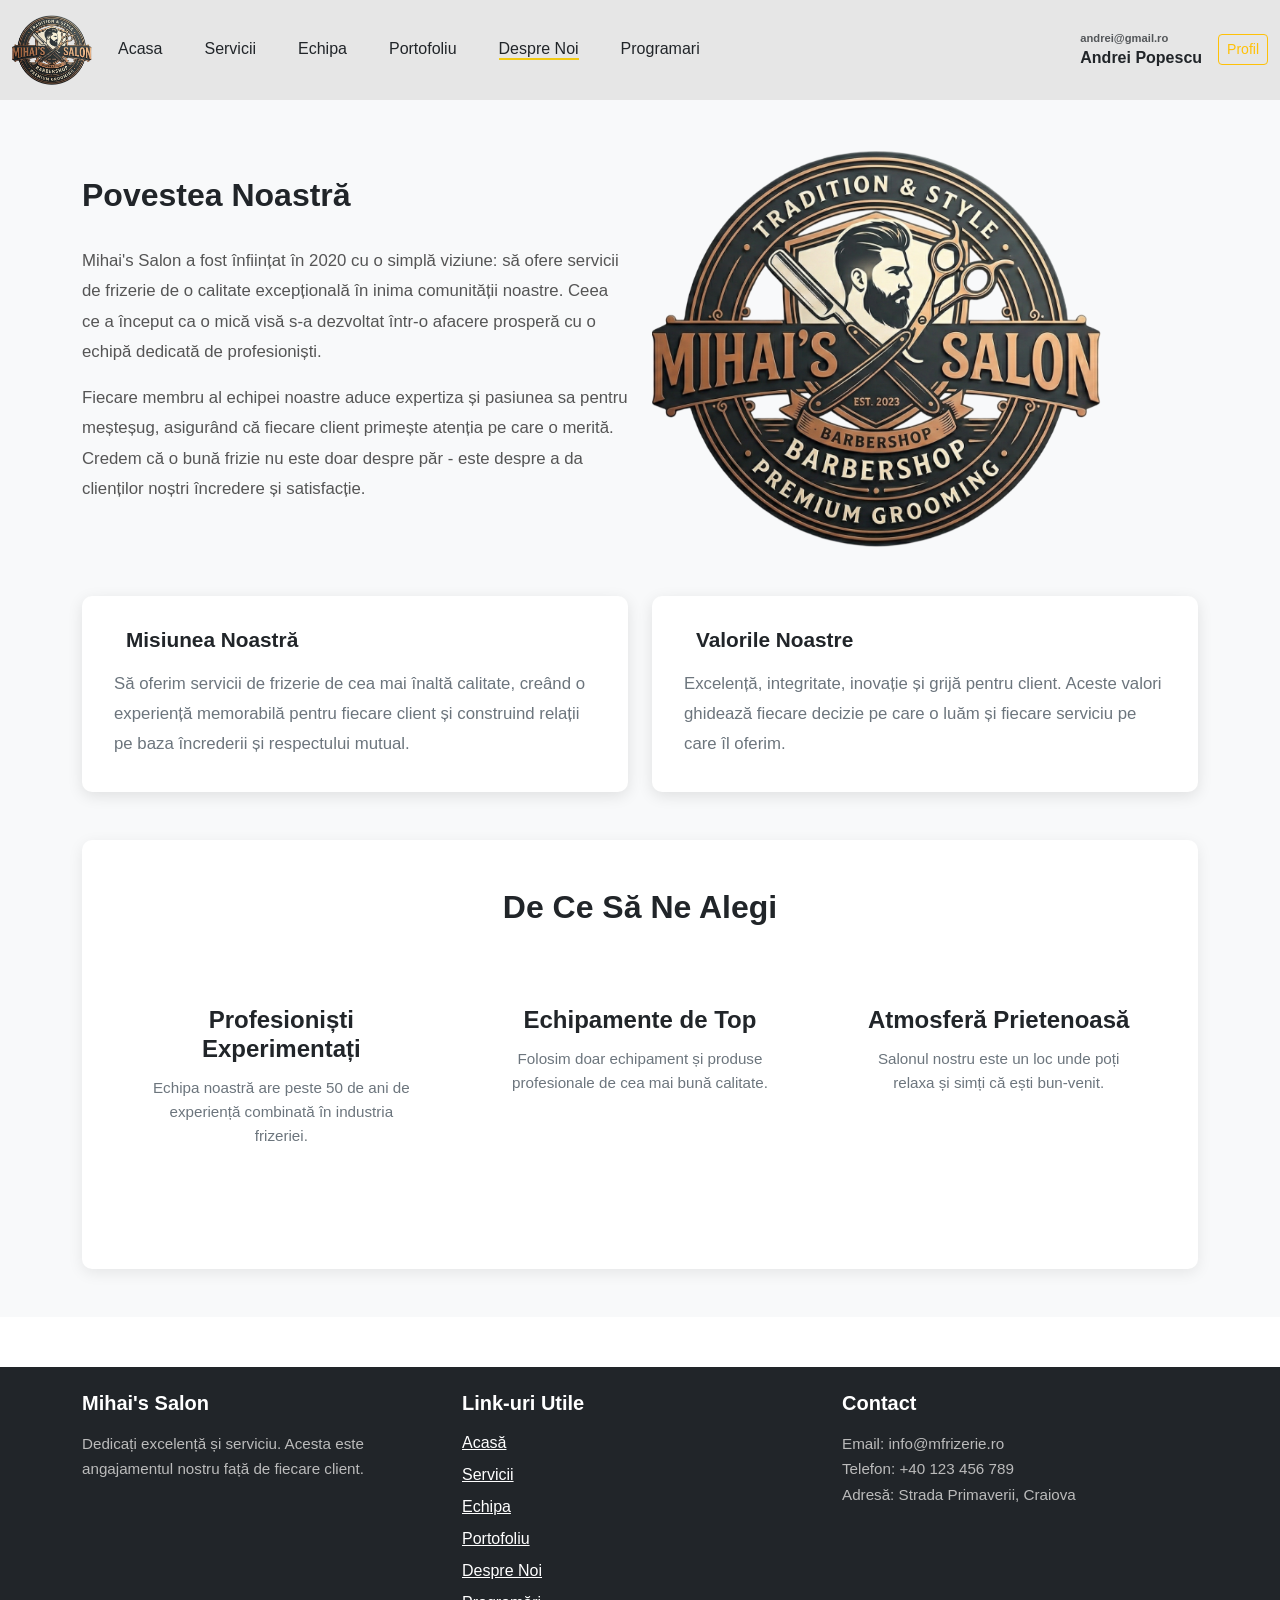
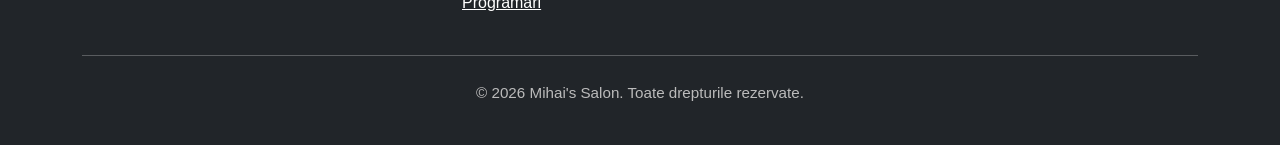
<file: despre-noi.html>
<!doctype html>
<html lang="en">
  <head>
    <meta charset="UTF-8" />
    <meta name="viewport" content="width=device-width, initial-scale=1.0" />
    <title>Despre Noi - Mihai's Salon</title>
    <link
      href="https://cdn.jsdelivr.net/npm/bootstrap@5.3.8/dist/css/bootstrap.min.css"
      rel="stylesheet"
      integrity="sha384-sRIl4kxILFvY47J16cr9ZwB07vP4J8+LH7qKQnuqkuIAvNWLzeN8tE5YBujZqJLB"
      crossorigin="anonymous"
    />
    <link rel="stylesheet" href="css/style.css" />
    <link rel="stylesheet" href="css/despre-noi.css" />
  </head>
  <body>
    <script
      src="https://cdn.jsdelivr.net/npm/bootstrap@5.3.8/dist/js/bootstrap.bundle.min.js"
      integrity="sha384-FKyoEForCGlyvwx9Hj09JcYn3nv7wiPVlz7YYwJrWVcXK/BmnVDxM+D2scQbITxI"
      crossorigin="anonymous"
    ></script>

    <div
      class="container-fluid d-flex align-items-center justify-content-between navigation"
    >
      <div class="d-flex align-items-center">
        <a class="" href="index.html"
          ><img class="logo" src="assets/images/logo.png" alt="logo"
        /></a>
        <ul class="nav">
          <a class="navbutton nav-link" href="index.html">Acasa</a>
          <a class="nav-link navbutton" href="servicii.html">Servicii</a>
          <a class="nav-link navbutton" href="echipa.html">Echipa</a>
          <a class="nav-link navbutton" href="portofoliu.html">Portofoliu</a>
          <a class="nav-link navbutton active" href="despre-noi.html"
            >Despre Noi</a
          >
          <a class="nav-link navbutton" href="programari.html">Programari</a>
        </ul>
      </div>
      <div
        class="d-flex align-items-center justify-content-end"
        style="width: 250px"
      >
        <div class="text-dark me-3 fw-bold">
          <small class="text-muted d-block" style="font-size: 0.7rem"
            >andrei@gmail.ro</small
          >
          Andrei Popescu
        </div>
        <a href="profil.html" class="btn btn-outline-warning btn-sm">Profil</a>
      </div>
    </div>

    <section class="about-section py-5">
      <div class="container">
        <div class="row align-items-center mb-5">
          <div class="col-md-6">
            <h2>Povestea Noastră</h2>
            <p>
              Mihai's Salon a fost înființat în 2020 cu o simplă viziune: să
              ofere servicii de frizerie de o calitate excepțională în inima
              comunității noastre. Ceea ce a început ca o mică visă s-a
              dezvoltat într-o afacere prosperă cu o echipă dedicată de
              profesioniști.
            </p>
            <p>
              Fiecare membru al echipei noastre aduce expertiza și pasiunea sa
              pentru meșteșug, asigurând că fiecare client primește atenția pe
              care o merită. Credem că o bună frizie nu este doar despre păr -
              este despre a da clienților noștri încredere și satisfacție.
            </p>
          </div>
          <div class="col-md-6">
            <img
              src="assets/images/logo.png"
              alt="Mihai's Salon"
              class="img-fluid rounded about-image"
            />
          </div>
        </div>

        <div class="row mb-5">
          <div class="col-md-6">
            <div class="value-card">
              <h3><i class="fas fa-bullseye"></i> Misiunea Noastră</h3>
              <p>
                Să oferim servicii de frizerie de cea mai înaltă calitate,
                creând o experiență memorabilă pentru fiecare client și
                construind relații pe baza încrederii și respectului mutual.
              </p>
            </div>
          </div>
          <div class="col-md-6">
            <div class="value-card">
              <h3><i class="fas fa-heart"></i> Valorile Noastre</h3>
              <p>
                Excelență, integritate, inovație și grijă pentru client. Aceste
                valori ghidează fiecare decizie pe care o luăm și fiecare
                serviciu pe care îl oferim.
              </p>
            </div>
          </div>
        </div>

        <div class="why-choose-us">
          <h2 class="text-center mb-5">De Ce Să Ne Alegi</h2>
          <div class="row">
            <div class="col-md-4 text-center mb-4">
              <div class="choice-item">
                <i class="fas fa-star"></i>
                <h4>Profesioniști Experimentați</h4>
                <p>
                  Echipa noastră are peste 50 de ani de experiență combinată în
                  industria frizeriei.
                </p>
              </div>
            </div>
            <div class="col-md-4 text-center mb-4">
              <div class="choice-item">
                <i class="fas fa-tools"></i>
                <h4>Echipamente de Top</h4>
                <p>
                  Folosim doar echipament și produse profesionale de cea mai
                  bună calitate.
                </p>
              </div>
            </div>
            <div class="col-md-4 text-center mb-4">
              <div class="choice-item">
                <i class="fas fa-smile"></i>
                <h4>Atmosferă Prietenoasă</h4>
                <p>
                  Salonul nostru este un loc unde poți relaxa și simți că ești
                  bun-venit.
                </p>
              </div>
            </div>
          </div>
        </div>
      </div>
    </section>

    <footer class="bg-dark text-white py-4">
      <div class="container">
        <div class="row">
          <div class="col-md-4">
            <h5>Mihai's Salon</h5>
            <p>
              Dedicați excelență și serviciu. Acesta este angajamentul nostru
              față de fiecare client.
            </p>
          </div>
          <div class="col-md-4">
            <h5>Link-uri Utile</h5>
            <ul class="list-unstyled">
              <li><a href="index.html" class="text-white">Acasă</a></li>
              <li><a href="servicii.html" class="text-white">Servicii</a></li>
              <li><a href="echipa.html" class="text-white">Echipa</a></li>
              <li>
                <a href="portofoliu.html" class="text-white">Portofoliu</a>
              </li>
              <li>
                <a href="despre-noi.html" class="text-white">Despre Noi</a>
              </li>
              <li>
                <a href="programari.html" class="text-white">Programări</a>
              </li>
            </ul>
          </div>
          <div class="col-md-4">
            <h5>Contact</h5>
            <p>
              Email: info@mfrizerie.ro<br />Telefon: +40 123 456 789<br />Adresă:
              Strada Primaverii, Craiova
            </p>
          </div>
        </div>
        <hr class="my-4" />
        <div class="text-center">
          <p>&copy; 2026 Mihai's Salon. Toate drepturile rezervate.</p>
        </div>
      </div>
    </footer>
  </body>
</html>
</file>
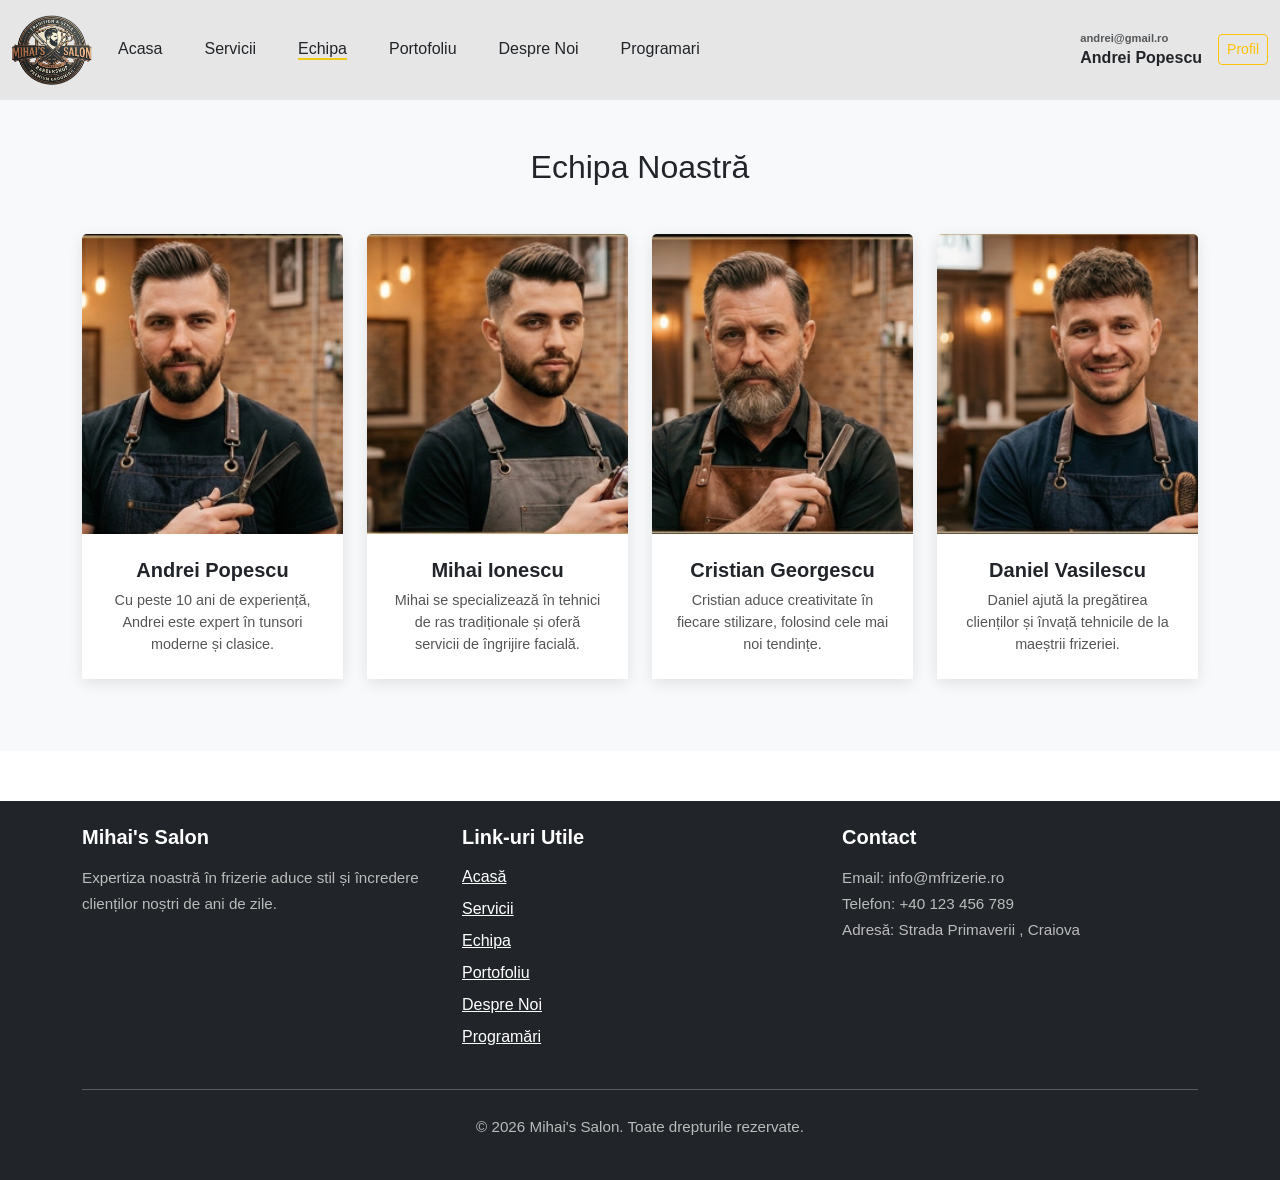
<file: echipa.html>
<!doctype html>
<html lang="en">
  <head>
    <meta charset="UTF-8" />
    <meta name="viewport" content="width=device-width, initial-scale=1.0" />
    <title>Document</title>
    <link
      href="https://cdn.jsdelivr.net/npm/bootstrap@5.3.8/dist/css/bootstrap.min.css"
      rel="stylesheet"
      integrity="sha384-sRIl4kxILFvY47J16cr9ZwB07vP4J8+LH7qKQnuqkuIAvNWLzeN8tE5YBujZqJLB"
      crossorigin="anonymous"
    />
    <link rel="stylesheet" href="css/style.css" />
    <link rel="stylesheet" href="css/echipa.css" />
  </head>
  <body>
    <script
      src="https://cdn.jsdelivr.net/npm/bootstrap@5.3.8/dist/js/bootstrap.bundle.min.js"
      integrity="sha384-FKyoEForCGlyvwx9Hj09JcYn3nv7wiPVlz7YYwJrWVcXK/BmnVDxM+D2scQbITxI"
      crossorigin="anonymous"
    ></script>

    <div
      class="container-fluid d-flex align-items-center justify-content-between navigation"
    >
      <div class="d-flex align-items-center">
        <a class="" href="index.html"
          ><img class="logo" src="assets/images/logo.png" alt="logo"
        /></a>
        <ul class="nav">
          <a class="navbutton nav-link" href="index.html">Acasa</a>
          <a class="nav-link navbutton" href="servicii.html">Servicii</a>
          <a class="nav-link navbutton active" href="echipa.html">Echipa</a>
          <a class="nav-link navbutton" href="portofoliu.html">Portofoliu</a>
          <a class="nav-link navbutton" href="despre-noi.html">Despre Noi</a>
          <a class="nav-link navbutton" href="programari.html">Programari</a>
        </ul>
      </div>
      <div
        class="d-flex align-items-center justify-content-end"
        style="width: 250px"
      >
        <div class="text-dark me-3 fw-bold">
          <small class="text-muted d-block" style="font-size: 0.7rem"
            >andrei@gmail.ro</small
          >
          Andrei Popescu
        </div>
        <a href="profil.html" class="btn btn-outline-warning btn-sm">Profil</a>
      </div>
    </div>

    <section class="team py-5 bg-light">
      <div class="container">
        <h2 class="text-center mb-5">Echipa Noastră</h2>
        <div class="row">
          <div class="col-md-3 text-center mb-4">
            <div class="card">
              <img
                src="assets/images/frizer1.png"
                class="card-img-top"
                alt="Frizer 1"
              />
              <div class="card-body">
                <h5 class="card-title">Andrei Popescu</h5>
                <p>
                  Cu peste 10 ani de experiență, Andrei este expert în tunsori
                  moderne și clasice.
                </p>
              </div>
            </div>
          </div>
          <div class="col-md-3 text-center mb-4">
            <div class="card">
              <img
                src="assets/images/frizer2.png"
                class="card-img-top"
                alt="Frizer 2"
              />
              <div class="card-body">
                <h5 class="card-title">Mihai Ionescu</h5>
                <p>
                  Mihai se specializează în tehnici de ras tradiționale și oferă
                  servicii de îngrijire facială.
                </p>
              </div>
            </div>
          </div>
          <div class="col-md-3 text-center mb-4">
            <div class="card">
              <img
                src="assets/images/frizer3.png"
                class="card-img-top"
                alt="Frizer 3"
              />
              <div class="card-body">
                <h5 class="card-title">Cristian Georgescu</h5>
                <p>
                  Cristian aduce creativitate în fiecare stilizare, folosind
                  cele mai noi tendințe.
                </p>
              </div>
            </div>
          </div>
          <div class="col-md-3 text-center mb-4">
            <div class="card">
              <img
                src="assets/images/frizer4.png"
                class="card-img-top"
                alt="Frizer 4"
              />
              <div class="card-body">
                <h5 class="card-title">Daniel Vasilescu</h5>
                <p>
                  Daniel ajută la pregătirea clienților și învață tehnicile de
                  la maeștrii frizeriei.
                </p>
              </div>
            </div>
          </div>
        </div>
      </div>
    </section>

    <footer class="bg-dark text-white py-4">
      <div class="container">
        <div class="row">
          <div class="col-md-4">
            <h5>Mihai's Salon</h5>
            <p>
              Expertiza noastră în frizerie aduce stil și încredere clienților
              noștri de ani de zile.
            </p>
          </div>
          <div class="col-md-4">
            <h5>Link-uri Utile</h5>
            <ul class="list-unstyled">
              <li><a href="index.html" class="text-white">Acasă</a></li>
              <li><a href="servicii.html" class="text-white">Servicii</a></li>
              <li><a href="echipa.html" class="text-white">Echipa</a></li>
              <li>
                <a href="portofoliu.html" class="text-white">Portofoliu</a>
              </li>
              <li>
                <a href="despre-noi.html" class="text-white">Despre Noi</a>
              </li>
              <li>
                <a href="programari.html" class="text-white">Programări</a>
              </li>
            </ul>
          </div>
          <div class="col-md-4">
            <h5>Contact</h5>
            <p>
              Email: info@mfrizerie.ro<br />Telefon: +40 123 456 789<br />Adresă:
              Strada Primaverii , Craiova
            </p>
          </div>
        </div>
        <hr class="my-4" />
        <div class="text-center">
          <p>&copy; 2026 Mihai's Salon. Toate drepturile rezervate.</p>
        </div>
      </div>
    </footer>
  </body>
</html>
</file>
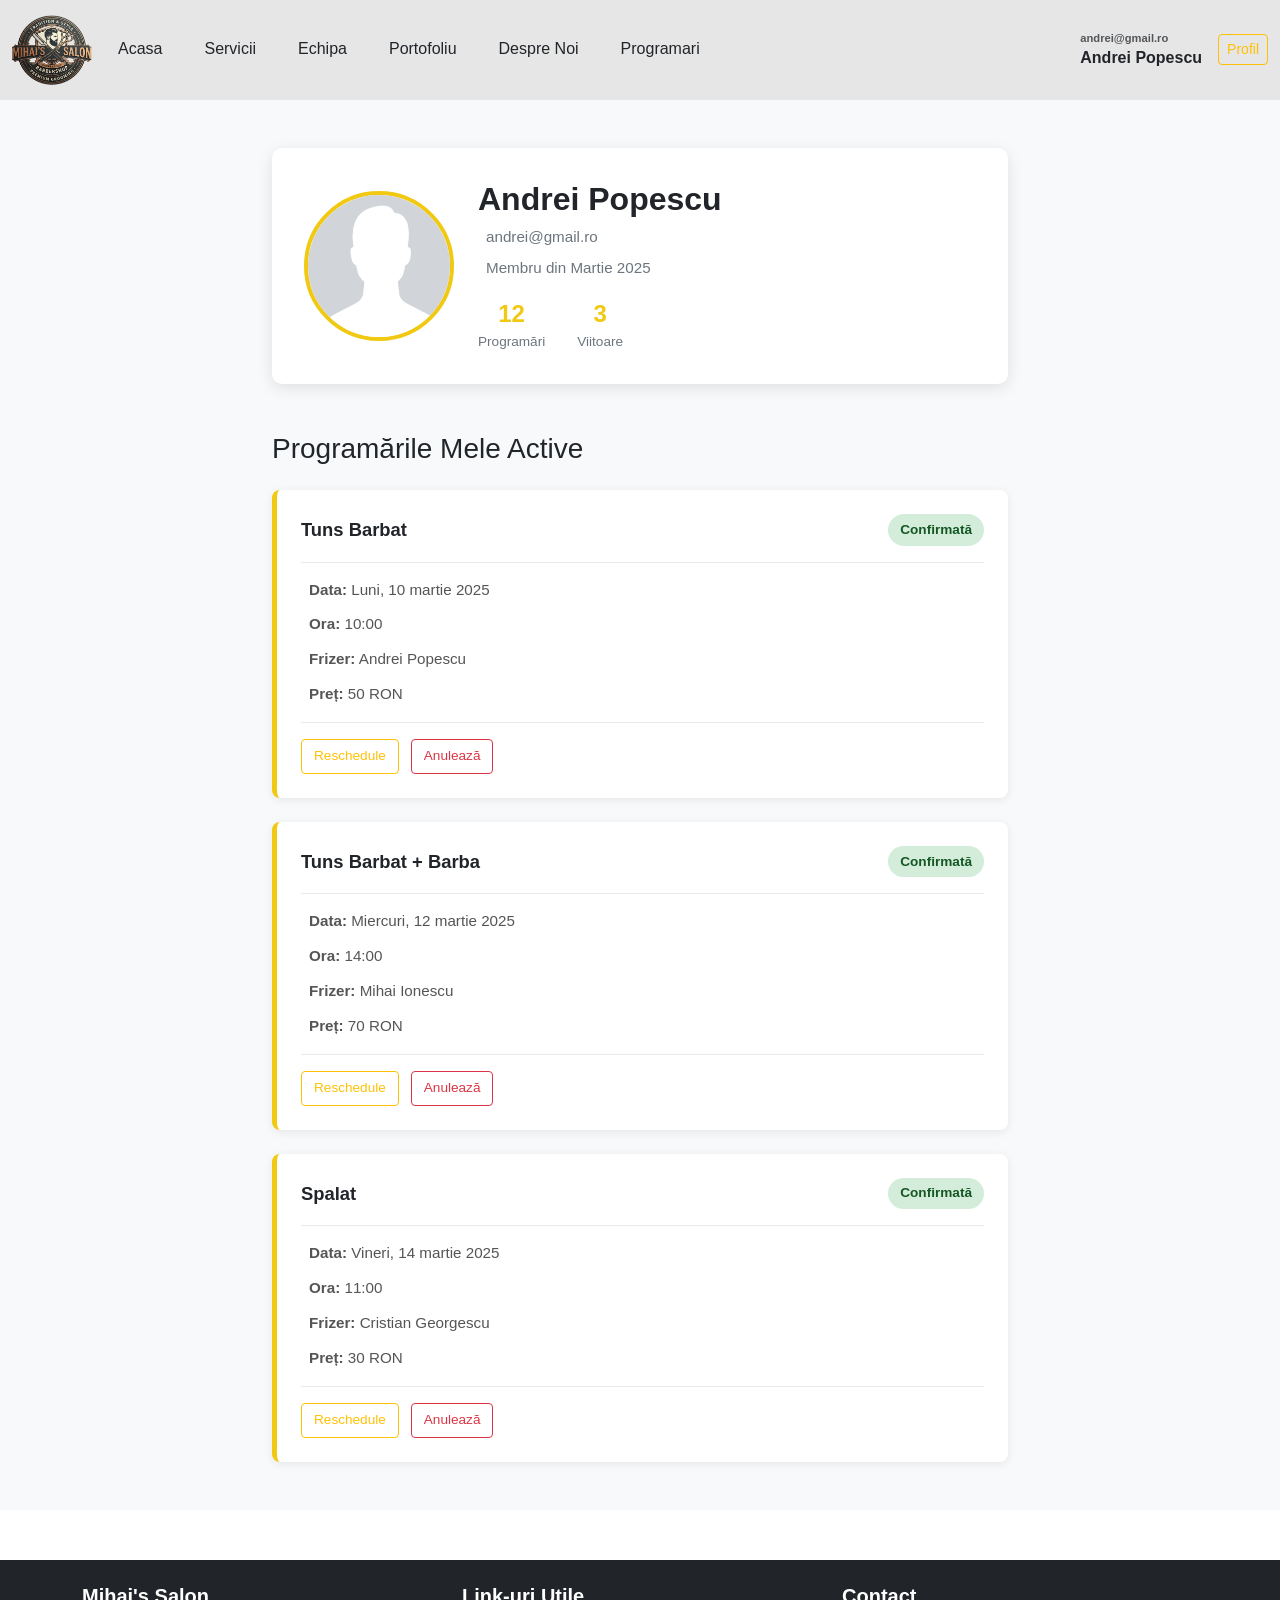
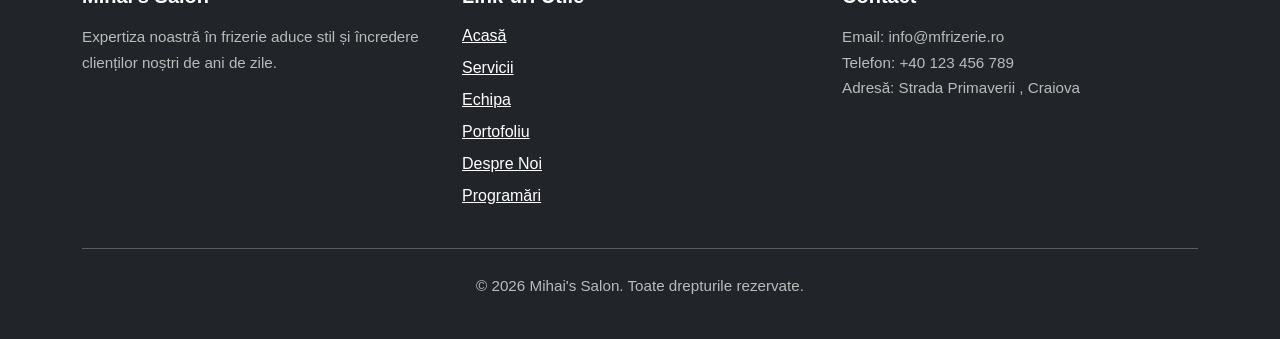
<file: profil.html>
<!doctype html>
<html lang="en">
  <head>
    <meta charset="UTF-8" />
    <meta name="viewport" content="width=device-width, initial-scale=1.0" />
    <title>Document</title>
    <link
      href="https://cdn.jsdelivr.net/npm/bootstrap@5.3.8/dist/css/bootstrap.min.css"
      rel="stylesheet"
      integrity="sha384-sRIl4kxILFvY47J16cr9ZwB07vP4J8+LH7qKQnuqkuIAvNWLzeN8tE5YBujZqJLB"
      crossorigin="anonymous"
    />
    <link rel="stylesheet" href="css/style.css" />
    <link rel="stylesheet" href="css/profil.css" />
  </head>
  <body>
    <script
      src="https://cdn.jsdelivr.net/npm/bootstrap@5.3.8/dist/js/bootstrap.bundle.min.js"
      integrity="sha384-FKyoEForCGlyvwx9Hj09JcYn3nv7wiPVlz7YYwJrWVcXK/BmnVDxM+D2scQbITxI"
      crossorigin="anonymous"
    ></script>

    <div
      class="container-fluid d-flex align-items-center justify-content-between navigation"
    >
      <div class="d-flex align-items-center">
        <a class="" href="index.html"
          ><img class="logo" src="assets/images/logo.png" alt="logo"
        /></a>
        <ul class="nav">
          <a class="navbutton nav-link" href="index.html">Acasa</a>
          <a class="nav-link navbutton" href="servicii.html">Servicii</a>
          <a class="nav-link navbutton" href="echipa.html">Echipa</a>
          <a class="nav-link navbutton" href="portofoliu.html">Portofoliu</a>
          <a class="nav-link navbutton" href="despre-noi.html">Despre Noi</a>
          <a class="nav-link navbutton" href="programari.html">Programari</a>
        </ul>
      </div>
      <div
        class="d-flex align-items-center justify-content-end"
        style="width: 250px"
      >
        <div class="text-dark me-3 fw-bold">
          <small class="text-muted d-block" style="font-size: 0.7rem"
            >andrei@gmail.ro</small
          >
          Andrei Popescu
        </div>
        <a href="profil.html" class="btn btn-outline-warning btn-sm">Profil</a>
      </div>
    </div>

    <section class="profile-section py-5">
      <div class="container">
        <div class="row mb-5">
          <div class="col-md-8 offset-md-2">
            <div class="user-info-card">
              <div class="row align-items-center">
                <div class="col-md-3 text-center">
                  <img
                    src="assets/images/poza-profil.png"
                    alt="User Avatar"
                    class="user-avatar"
                  />
                </div>
                <div class="col-md-9">
                  <h2>Andrei Popescu</h2>
                  <p class="user-email">
                    <i class="fas fa-envelope"></i> andrei@gmail.ro
                  </p>
                  <p class="user-member">
                    <i class="fas fa-calendar"></i> Membru din Martie 2025
                  </p>
                  <div class="user-stats">
                    <div class="stat">
                      <span class="stat-number">12</span>
                      <span class="stat-label">Programări</span>
                    </div>
                    <div class="stat">
                      <span class="stat-number">3</span>
                      <span class="stat-label">Viitoare</span>
                    </div>
                  </div>
                </div>
              </div>
            </div>
          </div>
        </div>

        <div class="row">
          <div class="col-md-8 offset-md-2">
            <h3 class="mb-4">Programările Mele Active</h3>

            <div class="bookings-container">
              <div class="booking-card">
                <div class="booking-header">
                  <span class="booking-service">Tuns Barbat</span>
                  <span class="booking-status">Confirmată</span>
                </div>
                <div class="booking-details">
                  <p>
                    <i class="fas fa-calendar-alt"></i>
                    <strong>Data:</strong> Luni, 10 martie 2025
                  </p>
                  <p>
                    <i class="fas fa-clock"></i> <strong>Ora:</strong> 10:00
                  </p>
                  <p>
                    <i class="fas fa-user"></i> <strong>Frizer:</strong> Andrei
                    Popescu
                  </p>
                  <p>
                    <i class="fas fa-tag"></i> <strong>Preț:</strong> 50 RON
                  </p>
                </div>
                <div class="booking-actions">
                  <button class="btn btn-sm btn-outline-warning">
                    Reschedule
                  </button>
                  <button class="btn btn-sm btn-outline-danger">
                    Anulează
                  </button>
                </div>
              </div>

              <div class="booking-card">
                <div class="booking-header">
                  <span class="booking-service">Tuns Barbat + Barba</span>
                  <span class="booking-status">Confirmată</span>
                </div>
                <div class="booking-details">
                  <p>
                    <i class="fas fa-calendar-alt"></i>
                    <strong>Data:</strong> Miercuri, 12 martie 2025
                  </p>
                  <p>
                    <i class="fas fa-clock"></i> <strong>Ora:</strong> 14:00
                  </p>
                  <p>
                    <i class="fas fa-user"></i> <strong>Frizer:</strong> Mihai
                    Ionescu
                  </p>
                  <p>
                    <i class="fas fa-tag"></i> <strong>Preț:</strong> 70 RON
                  </p>
                </div>
                <div class="booking-actions">
                  <button class="btn btn-sm btn-outline-warning">
                    Reschedule
                  </button>
                  <button class="btn btn-sm btn-outline-danger">
                    Anulează
                  </button>
                </div>
              </div>

              <div class="booking-card">
                <div class="booking-header">
                  <span class="booking-service">Spalat</span>
                  <span class="booking-status">Confirmată</span>
                </div>
                <div class="booking-details">
                  <p>
                    <i class="fas fa-calendar-alt"></i>
                    <strong>Data:</strong> Vineri, 14 martie 2025
                  </p>
                  <p>
                    <i class="fas fa-clock"></i> <strong>Ora:</strong> 11:00
                  </p>
                  <p>
                    <i class="fas fa-user"></i>
                    <strong>Frizer:</strong> Cristian Georgescu
                  </p>
                  <p>
                    <i class="fas fa-tag"></i> <strong>Preț:</strong> 30 RON
                  </p>
                </div>
                <div class="booking-actions">
                  <button class="btn btn-sm btn-outline-warning">
                    Reschedule
                  </button>
                  <button class="btn btn-sm btn-outline-danger">
                    Anulează
                  </button>
                </div>
              </div>
            </div>

            <div class="no-bookings" style="display: none">
              <p class="text-center text-muted">
                Nu ai programări active.
                <a href="programari.html">Rezervă una acum!</a>
              </p>
            </div>
          </div>
        </div>
      </div>
    </section>

    <footer class="bg-dark text-white py-4">
      <div class="container">
        <div class="row">
          <div class="col-md-4">
            <h5>Mihai's Salon</h5>
            <p>
              Expertiza noastră în frizerie aduce stil și încredere clienților
              noștri de ani de zile.
            </p>
          </div>
          <div class="col-md-4">
            <h5>Link-uri Utile</h5>
            <ul class="list-unstyled">
              <li><a href="index.html" class="text-white">Acasă</a></li>
              <li><a href="servicii.html" class="text-white">Servicii</a></li>
              <li><a href="echipa.html" class="text-white">Echipa</a></li>
              <li>
                <a href="portofoliu.html" class="text-white">Portofoliu</a>
              </li>
              <li>
                <a href="despre-noi.html" class="text-white">Despre Noi</a>
              </li>
              <li>
                <a href="programari.html" class="text-white">Programări</a>
              </li>
            </ul>
          </div>
          <div class="col-md-4">
            <h5>Contact</h5>
            <p>
              Email: info@mfrizerie.ro<br />Telefon: +40 123 456 789<br />Adresă:
              Strada Primaverii , Craiova
            </p>
          </div>
        </div>
        <hr class="my-4" />
        <div class="text-center">
          <p>&copy; 2026 Mihai's Salon. Toate drepturile rezervate.</p>
        </div>
      </div>
    </footer>
  </body>
</html>
</file>
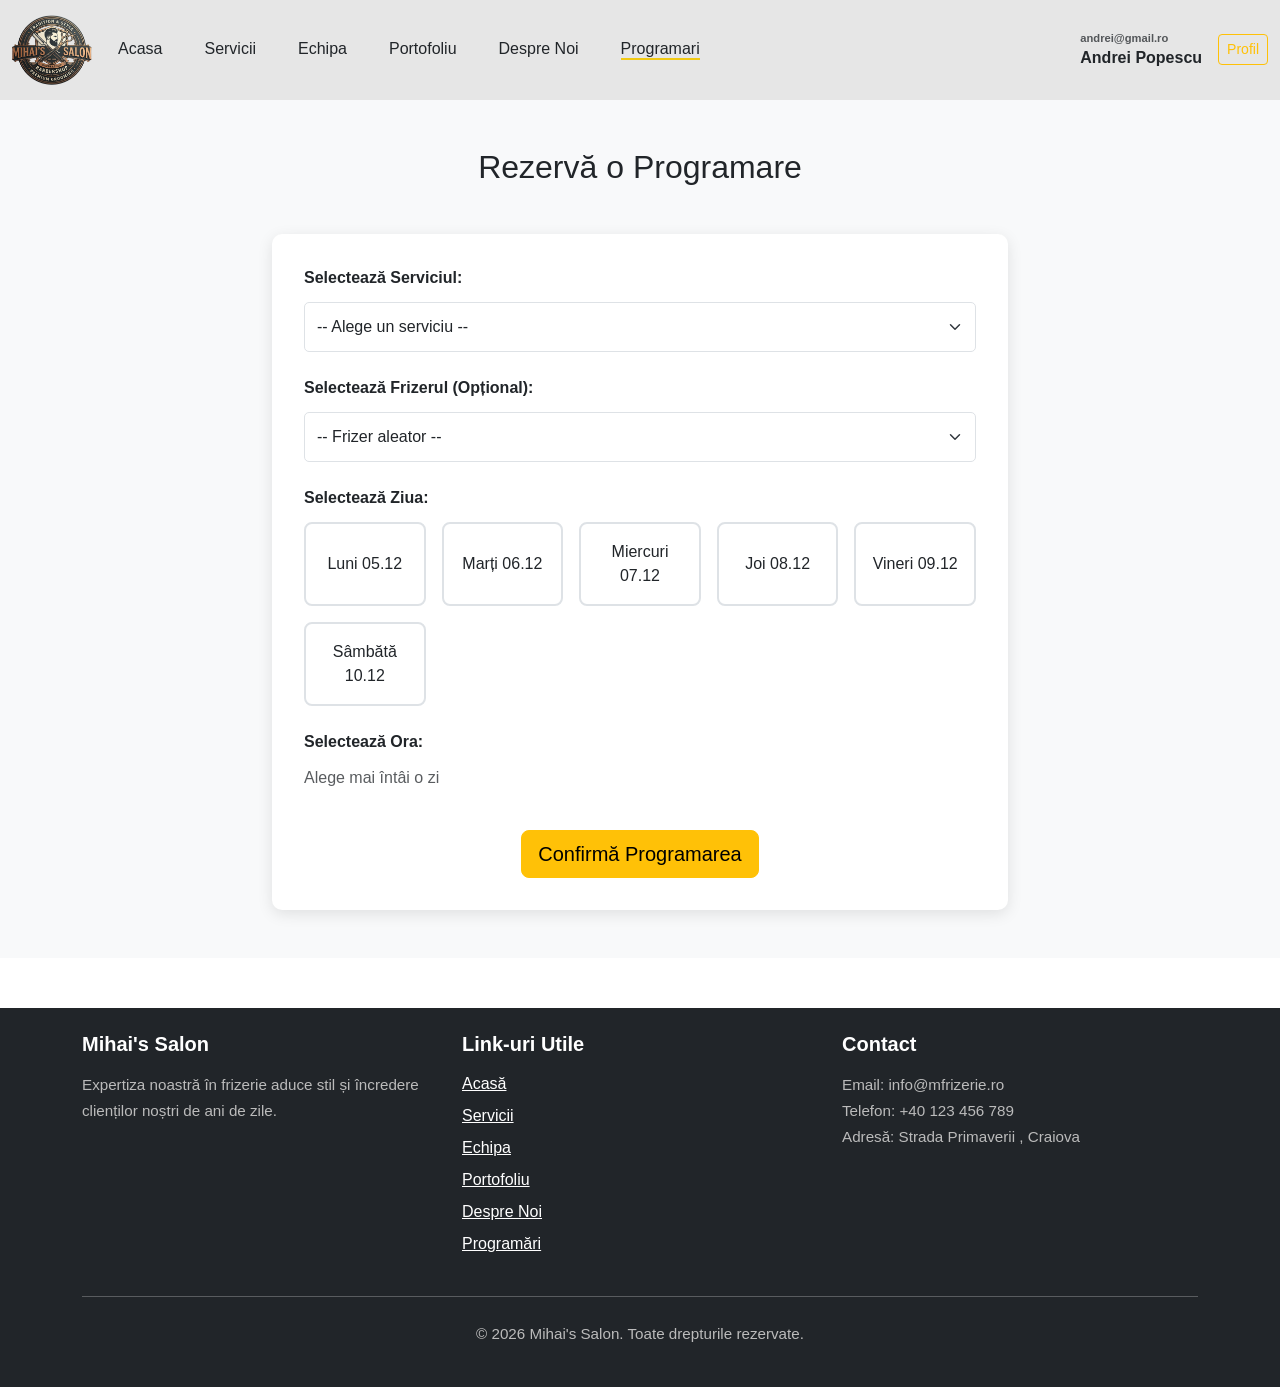
<file: programari.html>
<!doctype html>
<html lang="en">
  <head>
    <meta charset="UTF-8" />
    <meta name="viewport" content="width=device-width, initial-scale=1.0" />
    <title>Document</title>
    <link
      href="https://cdn.jsdelivr.net/npm/bootstrap@5.3.8/dist/css/bootstrap.min.css"
      rel="stylesheet"
      integrity="sha384-sRIl4kxILFvY47J16cr9ZwB07vP4J8+LH7qKQnuqkuIAvNWLzeN8tE5YBujZqJLB"
      crossorigin="anonymous"
    />
    <link rel="stylesheet" href="css/style.css" />
    <link rel="stylesheet" href="css/programari.css" />
  </head>
  <body>
    <script
      src="https://cdn.jsdelivr.net/npm/bootstrap@5.3.8/dist/js/bootstrap.bundle.min.js"
      integrity="sha384-FKyoEForCGlyvwx9Hj09JcYn3nv7wiPVlz7YYwJrWVcXK/BmnVDxM+D2scQbITxI"
      crossorigin="anonymous"
    ></script>

    <div
      class="container-fluid d-flex align-items-center justify-content-between navigation"
    >
      <div class="d-flex align-items-center">
        <a class="" href="index.html"
          ><img class="logo" src="assets/images/logo.png" alt="logo"
        /></a>
        <ul class="nav">
          <a class="navbutton nav-link" href="index.html">Acasa</a>
          <a class="nav-link navbutton" href="servicii.html">Servicii</a>
          <a class="nav-link navbutton" href="echipa.html">Echipa</a>
          <a class="nav-link navbutton" href="portofoliu.html">Portofoliu</a>
          <a class="nav-link navbutton" href="despre-noi.html">Despre Noi</a>
          <a class="nav-link navbutton active" href="programari.html"
            >Programari</a
          >
        </ul>
      </div>
      <div
        class="d-flex align-items-center justify-content-end"
        style="width: 250px"
      >
        <div class="text-dark me-3 fw-bold">
          <small class="text-muted d-block" style="font-size: 0.7rem"
            >andrei@gmail.ro</small
          >
          Andrei Popescu
        </div>
        <a href="profil.html" class="btn btn-outline-warning btn-sm">Profil</a>
      </div>
    </div>

    <section class="booking-section py-5">
      <div class="container">
        <h2 class="text-center mb-5">Rezervă o Programare</h2>
        <div class="row">
          <div class="col-md-8 offset-md-2">
            <form id="bookingForm" class="booking-form">
              <div class="form-group mb-4">
                <label for="service" class="form-label"
                  >Selectează Serviciul:</label
                >
                <select class="form-select" id="service" required>
                  <option value="">-- Alege un serviciu --</option>
                  <option value="tuns">Tuns Barbat (50 RON)</option>
                  <option value="tuns-barba">Tuns + Barba (70 RON)</option>
                  <option value="spalat">Spalat (30 RON)</option>
                  <option value="vopsit">Vopsit (60 RON)</option>
                  <option value="barba">Barba (40 RON)</option>
                  <option value="tratament">Tratament Păr (45 RON)</option>
                  <option value="pomada">Briyantina / Pomadă (15 RON)</option>
                  <option value="copil">Tuns Copil (35 RON)</option>
                  <option value="masaj">Masaj Cap și Piele (50 RON)</option>
                </select>
              </div>

              <div class="form-group mb-4">
                <label for="teamMember" class="form-label"
                  >Selectează Frizerul (Opțional):</label
                >
                <select class="form-select" id="teamMember">
                  <option value="">-- Frizer aleator --</option>
                  <option value="andrei">Andrei Popescu</option>
                  <option value="mihai">Mihai Ionescu</option>
                  <option value="cristian">Cristian Georgescu</option>
                  <option value="daniel">Daniel Vasilescu</option>
                </select>
              </div>

              <div class="form-group mb-4">
                <label class="form-label">Selectează Ziua:</label>
                <div class="days-container" id="daysContainer"></div>
              </div>

              <div class="form-group mb-4">
                <label class="form-label">Selectează Ora:</label>
                <div class="times-container" id="timesContainer">
                  <p class="text-muted">Alege mai întâi o zi</p>
                </div>
              </div>

              <div class="text-center">
                <button type="submit" class="btn btn-warning btn-lg">
                  Confirmă Programarea
                </button>
              </div>
            </form>
          </div>
        </div>
      </div>
    </section>

    <footer class="bg-dark text-white py-4">
      <div class="container">
        <div class="row">
          <div class="col-md-4">
            <h5>Mihai's Salon</h5>
            <p>
              Expertiza noastră în frizerie aduce stil și încredere clienților
              noștri de ani de zile.
            </p>
          </div>
          <div class="col-md-4">
            <h5>Link-uri Utile</h5>
            <ul class="list-unstyled">
              <li><a href="index.html" class="text-white">Acasă</a></li>
              <li><a href="servicii.html" class="text-white">Servicii</a></li>
              <li><a href="echipa.html" class="text-white">Echipa</a></li>
              <li>
                <a href="portofoliu.html" class="text-white">Portofoliu</a>
              </li>
              <li>
                <a href="despre-noi.html" class="text-white">Despre Noi</a>
              </li>
              <li>
                <a href="programari.html" class="text-white">Programări</a>
              </li>
            </ul>
          </div>
          <div class="col-md-4">
            <h5>Contact</h5>
            <p>
              Email: info@mfrizerie.ro<br />Telefon: +40 123 456 789<br />Adresă:
              Strada Primaverii , Craiova
            </p>
          </div>
        </div>
        <hr class="my-4" />
        <div class="text-center">
          <p>&copy; 2026 Mihai's Salon. Toate drepturile rezervate.</p>
        </div>
      </div>
    </footer>
  </body>

  <script src="scripts/programari.js"></script>
</html>
</file>
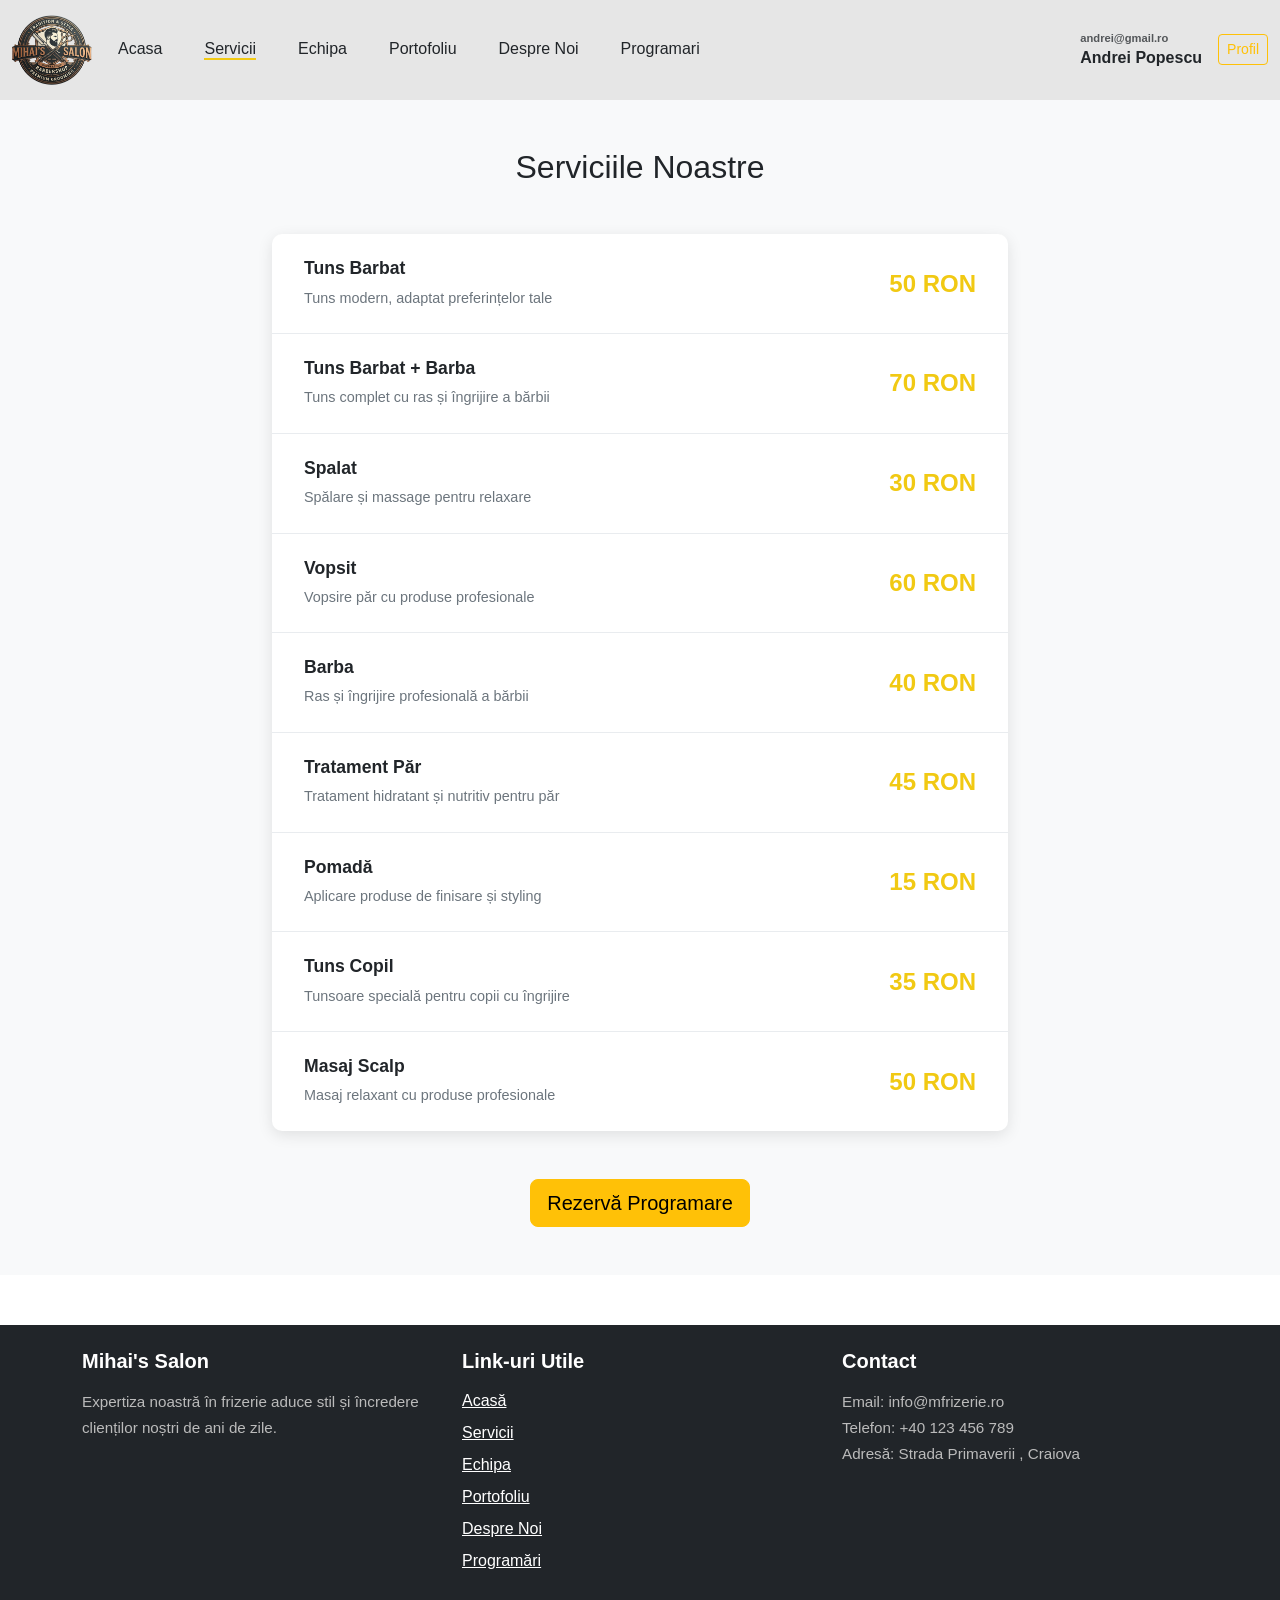
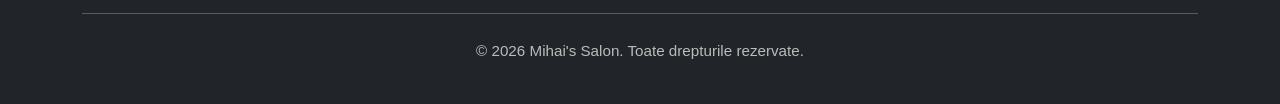
<file: servicii.html>
<!doctype html>
<html lang="en">
  <head>
    <meta charset="UTF-8" />
    <meta name="viewport" content="width=device-width, initial-scale=1.0" />
    <title>Document</title>
    <link
      href="https://cdn.jsdelivr.net/npm/bootstrap@5.3.8/dist/css/bootstrap.min.css"
      rel="stylesheet"
      integrity="sha384-sRIl4kxILFvY47J16cr9ZwB07vP4J8+LH7qKQnuqkuIAvNWLzeN8tE5YBujZqJLB"
      crossorigin="anonymous"
    />
    <link rel="stylesheet" href="css/style.css" />
    <link rel="stylesheet" href="css/servicii.css" />
  </head>
  <body>
    <script
      src="https://cdn.jsdelivr.net/npm/bootstrap@5.3.8/dist/js/bootstrap.bundle.min.js"
      integrity="sha384-FKyoEForCGlyvwx9Hj09JcYn3nv7wiPVlz7YYwJrWVcXK/BmnVDxM+D2scQbITxI"
      crossorigin="anonymous"
    ></script>

    <div
      class="container-fluid d-flex align-items-center justify-content-between navigation"
    >
      <div class="d-flex align-items-center">
        <a class="" href="index.html"
          ><img class="logo" src="assets/images/logo.png" alt="logo"
        /></a>
        <ul class="nav">
          <a class="navbutton nav-link" href="index.html">Acasa</a>
          <a class="nav-link navbutton active" href="servicii.html">Servicii</a>
          <a class="nav-link navbutton" href="echipa.html">Echipa</a>
          <a class="nav-link navbutton" href="portofoliu.html">Portofoliu</a>
          <a class="nav-link navbutton" href="despre-noi.html">Despre Noi</a>
          <a class="nav-link navbutton" href="programari.html">Programari</a>
        </ul>
      </div>
      <div
        class="d-flex align-items-center justify-content-end"
        style="width: 250px"
      >
        <div class="text-dark me-3 fw-bold">
          <small class="text-muted d-block" style="font-size: 0.7rem"
            >andrei@gmail.ro</small
          >
          Andrei Popescu
        </div>
        <a href="profil.html" class="btn btn-outline-warning btn-sm">Profil</a>
      </div>
    </div>

    <section class="services-list py-5">
      <div class="container">
        <h2 class="text-center mb-5">Serviciile Noastre</h2>
        <div class="row">
          <div class="col-md-8 offset-md-2">
            <div class="services-table">
              <div class="service-item">
                <div class="service-info">
                  <h4>Tuns Barbat</h4>
                  <p>Tuns modern, adaptat preferințelor tale</p>
                </div>
                <div class="service-price">50 RON</div>
              </div>
              <div class="service-item">
                <div class="service-info">
                  <h4>Tuns Barbat + Barba</h4>
                  <p>Tuns complet cu ras și îngrijire a bărbii</p>
                </div>
                <div class="service-price">70 RON</div>
              </div>
              <div class="service-item">
                <div class="service-info">
                  <h4>Spalat</h4>
                  <p>Spălare și massage pentru relaxare</p>
                </div>
                <div class="service-price">30 RON</div>
              </div>
              <div class="service-item">
                <div class="service-info">
                  <h4>Vopsit</h4>
                  <p>Vopsire păr cu produse profesionale</p>
                </div>
                <div class="service-price">60 RON</div>
              </div>
              <div class="service-item">
                <div class="service-info">
                  <h4>Barba</h4>
                  <p>Ras și îngrijire profesională a bărbii</p>
                </div>
                <div class="service-price">40 RON</div>
              </div>
              <div class="service-item">
                <div class="service-info">
                  <h4>Tratament Păr</h4>
                  <p>Tratament hidratant și nutritiv pentru păr</p>
                </div>
                <div class="service-price">45 RON</div>
              </div>
              <div class="service-item">
                <div class="service-info">
                  <h4>Pomadă</h4>
                  <p>Aplicare produse de finisare și styling</p>
                </div>
                <div class="service-price">15 RON</div>
              </div>
              <div class="service-item">
                <div class="service-info">
                  <h4>Tuns Copil</h4>
                  <p>Tunsoare specială pentru copii cu îngrijire</p>
                </div>
                <div class="service-price">35 RON</div>
              </div>
              <div class="service-item">
                <div class="service-info">
                  <h4>Masaj Scalp</h4>
                  <p>Masaj relaxant cu produse profesionale</p>
                </div>
                <div class="service-price">50 RON</div>
              </div>
            </div>
          </div>
        </div>
        <div class="text-center mt-5">
          <a href="programari.html" class="btn btn-warning btn-lg"
            >Rezervă Programare</a
          >
        </div>
      </div>
    </section>

    <footer class="bg-dark text-white py-4">
      <div class="container">
        <div class="row">
          <div class="col-md-4">
            <h5>Mihai's Salon</h5>
            <p>
              Expertiza noastră în frizerie aduce stil și încredere clienților
              noștri de ani de zile.
            </p>
          </div>
          <div class="col-md-4">
            <h5>Link-uri Utile</h5>
            <ul class="list-unstyled">
              <li><a href="index.html" class="text-white">Acasă</a></li>
              <li><a href="servicii.html" class="text-white">Servicii</a></li>
              <li><a href="echipa.html" class="text-white">Echipa</a></li>
              <li>
                <a href="portofoliu.html" class="text-white">Portofoliu</a>
              </li>
              <li>
                <a href="despre-noi.html" class="text-white">Despre Noi</a>
              </li>
              <li>
                <a href="programari.html" class="text-white">Programări</a>
              </li>
            </ul>
          </div>
          <div class="col-md-4">
            <h5>Contact</h5>
            <p>
              Email: info@mfrizerie.ro<br />Telefon: +40 123 456 789<br />Adresă:
              Strada Primaverii , Craiova
            </p>
          </div>
        </div>
        <hr class="my-4" />
        <div class="text-center">
          <p>&copy; 2026 Mihai's Salon. Toate drepturile rezervate.</p>
        </div>
      </div>
    </footer>
  </body>
</html>
</file>
<file: css/style.css>
/* Global Styles */
* {
    margin: 0;
    padding: 0;
    box-sizing: border-box;
}

body {
    font-family: 'Segoe UI', Tahoma, Geneva, Verdana, sans-serif;
    color: #212529;
}

/* Navigation Bar - Used by all pages */
.navbutton {
    text-align: center;
    color: #212529;
    font-weight: 500;
    text-decoration: none;
    position: relative;
    margin-left: 10px;
}

.navbutton::after {
    content: '';
    display: block;
    height: 2px;
    width: 0px;
    background: transparent;
    margin-top: -2;
    transition: 0.5s ease;
}

.navbutton:hover:after,
.active:after {
    width: 100%;
    background: rgb(241, 201, 19);
    color: #212529;
    margin-top: -3px;
}

.navigation {
    height: 100px;
    position: fixed;
    top: 0px;
    background-color: rgb(230, 230, 230);
    z-index: 1000;
    width: 100%;
}

.logo {
    width: 80px;
}
</file>
<file: css/despre-noi.css>
/* Despre Noi Page Styles */

.about-section {
    margin-top: 100px;
    background-color: #f8f9fa;
}

.about-section h2 {
    color: #212529;
    margin-bottom: 2rem;
    font-weight: 700;
}

.about-section p {
    color: #555;
    font-size: 1.05rem;
    line-height: 1.8;
    margin-bottom: 1rem;
}

.about-image {
    max-height: 400px;
    object-fit: cover;
}

/* Value Cards */
.value-card {
    background: white;
    padding: 2rem;
    border-radius: 10px;
    box-shadow: 0 4px 15px rgba(0, 0, 0, 0.1);
    transition: all 0.3s ease;
    height: 100%;
}

.value-card:hover {
    box-shadow: 0 8px 25px rgba(0, 0, 0, 0.15);
    transform: translateY(-5px);
}

.value-card h3 {
    color: #212529;
    font-weight: 700;
    margin-bottom: 1rem;
    font-size: 1.3rem;
}

.value-card i {
    color: rgb(241, 201, 19);
    margin-right: 0.75rem;
}

.value-card p {
    color: #6c757d;
    margin-bottom: 0;
}

/* Why Choose Us */
.why-choose-us {
    background: white;
    padding: 3rem 2rem;
    border-radius: 10px;
    box-shadow: 0 4px 15px rgba(0, 0, 0, 0.08);
}

.choice-item {
    padding: 2rem;
}

.choice-item i {
    font-size: 2.5rem;
    color: rgb(241, 201, 19);
    margin-bottom: 1rem;
}

.choice-item h4 {
    color: #212529;
    font-weight: 700;
    margin-bottom: 0.75rem;
}

.choice-item p {
    color: #6c757d;
    font-size: 0.95rem;
    line-height: 1.6;
}

/* Footer */
footer {
    margin-top: 50px;
}

footer h5 {
    color: #fff;
    margin-bottom: 1rem;
    font-weight: 700;
}

footer p {
    color: #bbb;
    font-size: 0.95rem;
    line-height: 1.7;
}

footer ul li {
    margin-bottom: 0.5rem;
}

footer a {
    transition: color 0.3s ease;
}

footer a:hover {
    color: rgb(241, 201, 19);
}
</file>
<file: css/echipa.css>
/* Echipa Page Styles */

.team {
    margin-top: 100px;
}

.team h2 {
    color: #212529;
}

.team .card {
    border: none;
    box-shadow: 0 4px 15px rgba(0, 0, 0, 0.1);
    transition: all 0.3s ease;
    height: 100%;
    display: flex;
    flex-direction: column;
}

.team .card:hover {
    box-shadow: 0 8px 25px rgba(0, 0, 0, 0.2);
    transform: translateY(-5px);
}

.team .card-img-top {
    height: 300px;
    object-fit: cover;
}

.team .card-body {
    flex: 1;
    display: flex;
    flex-direction: column;
    padding: 1.5rem;
    background: #ffffff;
}

.team .card-title {
    font-size: 1.25rem;
    font-weight: 700;
    margin-bottom: 0.5rem;
    color: #212529;
}

.team .card-text {
    color: rgb(241, 201, 19);
    font-weight: 600;
    margin-bottom: 0.75rem;
    font-size: 0.95rem;
}

.team .card-body p:last-child {
    flex: 1;
    margin-bottom: 0;
    color: #555;
    font-size: 0.9rem;
    line-height: 1.5;
}

/* Footer */
footer {
    margin-top: 50px;
}

footer h5 {
    color: #fff;
    margin-bottom: 1rem;
    font-weight: 700;
}

footer p {
    color: #bbb;
    font-size: 0.95rem;
    line-height: 1.7;
}

footer ul li {
    margin-bottom: 0.5rem;
}

footer a {
    transition: color 0.3s ease;
}

footer a:hover {
    color: rgb(241, 201, 19);
}
</file>
<file: css/profil.css>
/* Profil Page Styles */

.profile-section {
    margin-top: 100px;
    background-color: #f8f9fa;
}

/* User Info Card */
.user-info-card {
    background: white;
    padding: 2rem;
    border-radius: 10px;
    box-shadow: 0 4px 15px rgba(0, 0, 0, 0.1);
}

.user-avatar {
    width: 150px;
    height: 150px;
    border-radius: 50%;
    object-fit: cover;
    border: 4px solid rgb(241, 201, 19);
}

.user-info-card h2 {
    color: #212529;
    margin-bottom: 0.5rem;
    font-weight: 700;
}

.user-email,
.user-member {
    color: #6c757d;
    margin-bottom: 0.5rem;
    font-size: 0.95rem;
}

.user-email i,
.user-member i {
    color: rgb(241, 201, 19);
    margin-right: 0.5rem;
}

/* User Stats */
.user-stats {
    display: flex;
    gap: 2rem;
    margin-top: 1rem;
}

.stat {
    display: flex;
    flex-direction: column;
    align-items: center;
}

.stat-number {
    font-size: 1.5rem;
    font-weight: 700;
    color: rgb(241, 201, 19);
}

.stat-label {
    color: #6c757d;
    font-size: 0.85rem;
}

/* Bookings Container */
.bookings-container {
    display: flex;
    flex-direction: column;
    gap: 1.5rem;
}

/* Booking Card */
.booking-card {
    background: white;
    border-left: 5px solid rgb(241, 201, 19);
    padding: 1.5rem;
    border-radius: 8px;
    box-shadow: 0 2px 10px rgba(0, 0, 0, 0.08);
    transition: all 0.3s ease;
}

.booking-card:hover {
    box-shadow: 0 4px 15px rgba(0, 0, 0, 0.1);
}

.booking-header {
    display: flex;
    justify-content: space-between;
    align-items: center;
    margin-bottom: 1rem;
    padding-bottom: 1rem;
    border-bottom: 1px solid #e9ecef;
}

.booking-service {
    font-size: 1.15rem;
    font-weight: 700;
    color: #212529;
}

.booking-status {
    background-color: #d4edda;
    color: #155724;
    padding: 0.35rem 0.75rem;
    border-radius: 20px;
    font-size: 0.85rem;
    font-weight: 600;
}

.booking-details p {
    margin-bottom: 0.75rem;
    color: #555;
    font-size: 0.95rem;
}

.booking-details i {
    color: rgb(241, 201, 19);
    margin-right: 0.5rem;
    width: 20px;
}

.booking-actions {
    display: flex;
    gap: 0.75rem;
    margin-top: 1rem;
    padding-top: 1rem;
    border-top: 1px solid #e9ecef;
}

.booking-actions .btn {
    font-size: 0.85rem;
    padding: 0.4rem 0.75rem;
}

.no-bookings {
    text-align: center;
    padding: 2rem;
    background: white;
    border-radius: 8px;
}

.no-bookings a {
    color: rgb(241, 201, 19);
    font-weight: 600;
    text-decoration: none;
}

.no-bookings a:hover {
    text-decoration: underline;
}

/* Footer */
footer {
    margin-top: 50px;
}

footer h5 {
    color: #fff;
    margin-bottom: 1rem;
    font-weight: 700;
}

footer p {
    color: #bbb;
    font-size: 0.95rem;
    line-height: 1.7;
}

footer ul li {
    margin-bottom: 0.5rem;
}

footer a {
    transition: color 0.3s ease;
}

footer a:hover {
    color: rgb(241, 201, 19);
}
</file>
<file: css/programari.css>
/* Programari Page Styles */

.booking-section {
    margin-top: 100px;
    background-color: #f8f9fa;
}

.booking-section h2 {
    color: #212529;
}

.booking-form {
    background: white;
    padding: 2rem;
    border-radius: 10px;
    box-shadow: 0 4px 15px rgba(0, 0, 0, 0.1);
}

.form-group label {
    font-weight: 600;
    color: #212529;
    margin-bottom: 0.75rem;
}

.form-control,
.form-select {
    border: 1px solid #dee2e6;
    border-radius: 5px;
    padding: 0.75rem;
    transition: all 0.3s ease;
}

.form-control:focus,
.form-select:focus {
    border-color: rgb(241, 201, 19);
    box-shadow: 0 0 0 0.2rem rgba(241, 201, 19, 0.25);
}

/* Days Container */
.days-container {
    display: grid;
    grid-template-columns: repeat(auto-fit, minmax(100px, 1fr));
    gap: 1rem;
}

.day-btn {
    padding: 1rem;
    border: 2px solid #dee2e6;
    background: white;
    border-radius: 8px;
    cursor: pointer;
    transition: all 0.3s ease;
    font-weight: 500;
    text-align: center;
    color: #212529;
}

.day-btn:hover {
    border-color: rgb(241, 201, 19);
    background-color: #f8f9fa;
}

.day-btn.active {
    background-color: rgb(241, 201, 19);
    border-color: rgb(241, 201, 19);
    color: #212529;
}

.day-btn.disabled {
    opacity: 0.5;
    cursor: not-allowed;
    background-color: #e9ecef;
}

/* Times Container */
.times-container {
    display: grid;
    grid-template-columns: repeat(auto-fit, minmax(80px, 1fr));
    gap: 1rem;
}

.time-btn {
    padding: 0.75rem;
    border: 2px solid #dee2e6;
    background: white;
    border-radius: 8px;
    cursor: pointer;
    transition: all 0.3s ease;
    font-weight: 500;
    text-align: center;
    color: #212529;
    font-size: 0.9rem;
}

.time-btn:hover {
    border-color: rgb(241, 201, 19);
    background-color: #f8f9fa;
}

.time-btn.active {
    background-color: rgb(241, 201, 19);
    border-color: rgb(241, 201, 19);
    color: #212529;
}

.time-btn.disabled {
    opacity: 0.5;
    cursor: not-allowed;
    background-color: #e9ecef;
}

/* Footer */
footer {
    margin-top: 50px;
}

footer h5 {
    color: #fff;
    margin-bottom: 1rem;
    font-weight: 700;
}

footer p {
    color: #bbb;
    font-size: 0.95rem;
    line-height: 1.7;
}

footer ul li {
    margin-bottom: 0.5rem;
}

footer a {
    transition: color 0.3s ease;
}

footer a:hover {
    color: rgb(241, 201, 19);
}
</file>
<file: css/servicii.css>
/* Servicii Page Styles */

.services-list {
    margin-top: 100px;
    background-color: #f8f9fa;
}

.services-list h2 {
    color: #212529;
}

.services-table {
    background: white;
    border-radius: 10px;
    box-shadow: 0 4px 15px rgba(0, 0, 0, 0.1);
    overflow: hidden;
}

.service-item {
    display: flex;
    justify-content: space-between;
    align-items: center;
    padding: 1.5rem 2rem;
    border-bottom: 1px solid #e9ecef;
    transition: all 0.3s ease;
}

.service-item:last-child {
    border-bottom: none;
}

.service-item:hover {
    background-color: #f8f9fa;
    padding-left: 2.5rem;
}

.service-info h4 {
    margin-bottom: 0.5rem;
    color: #212529;
    font-weight: 700;
    font-size: 1.1rem;
}

.service-info p {
    margin-bottom: 0;
    color: #6c757d;
    font-size: 0.9rem;
}

.service-price {
    font-size: 1.5rem;
    font-weight: 700;
    color: rgb(241, 201, 19);
    white-space: nowrap;
    margin-left: 3rem;
}

/* Footer */
footer {
    margin-top: 50px;
}

footer h5 {
    color: #fff;
    margin-bottom: 1rem;
    font-weight: 700;
}

footer p {
    color: #bbb;
    font-size: 0.95rem;
    line-height: 1.7;
}

footer ul li {
    margin-bottom: 0.5rem;
}

footer a {
    transition: color 0.3s ease;
}

footer a:hover {
    color: rgb(241, 201, 19);
}
</file>
